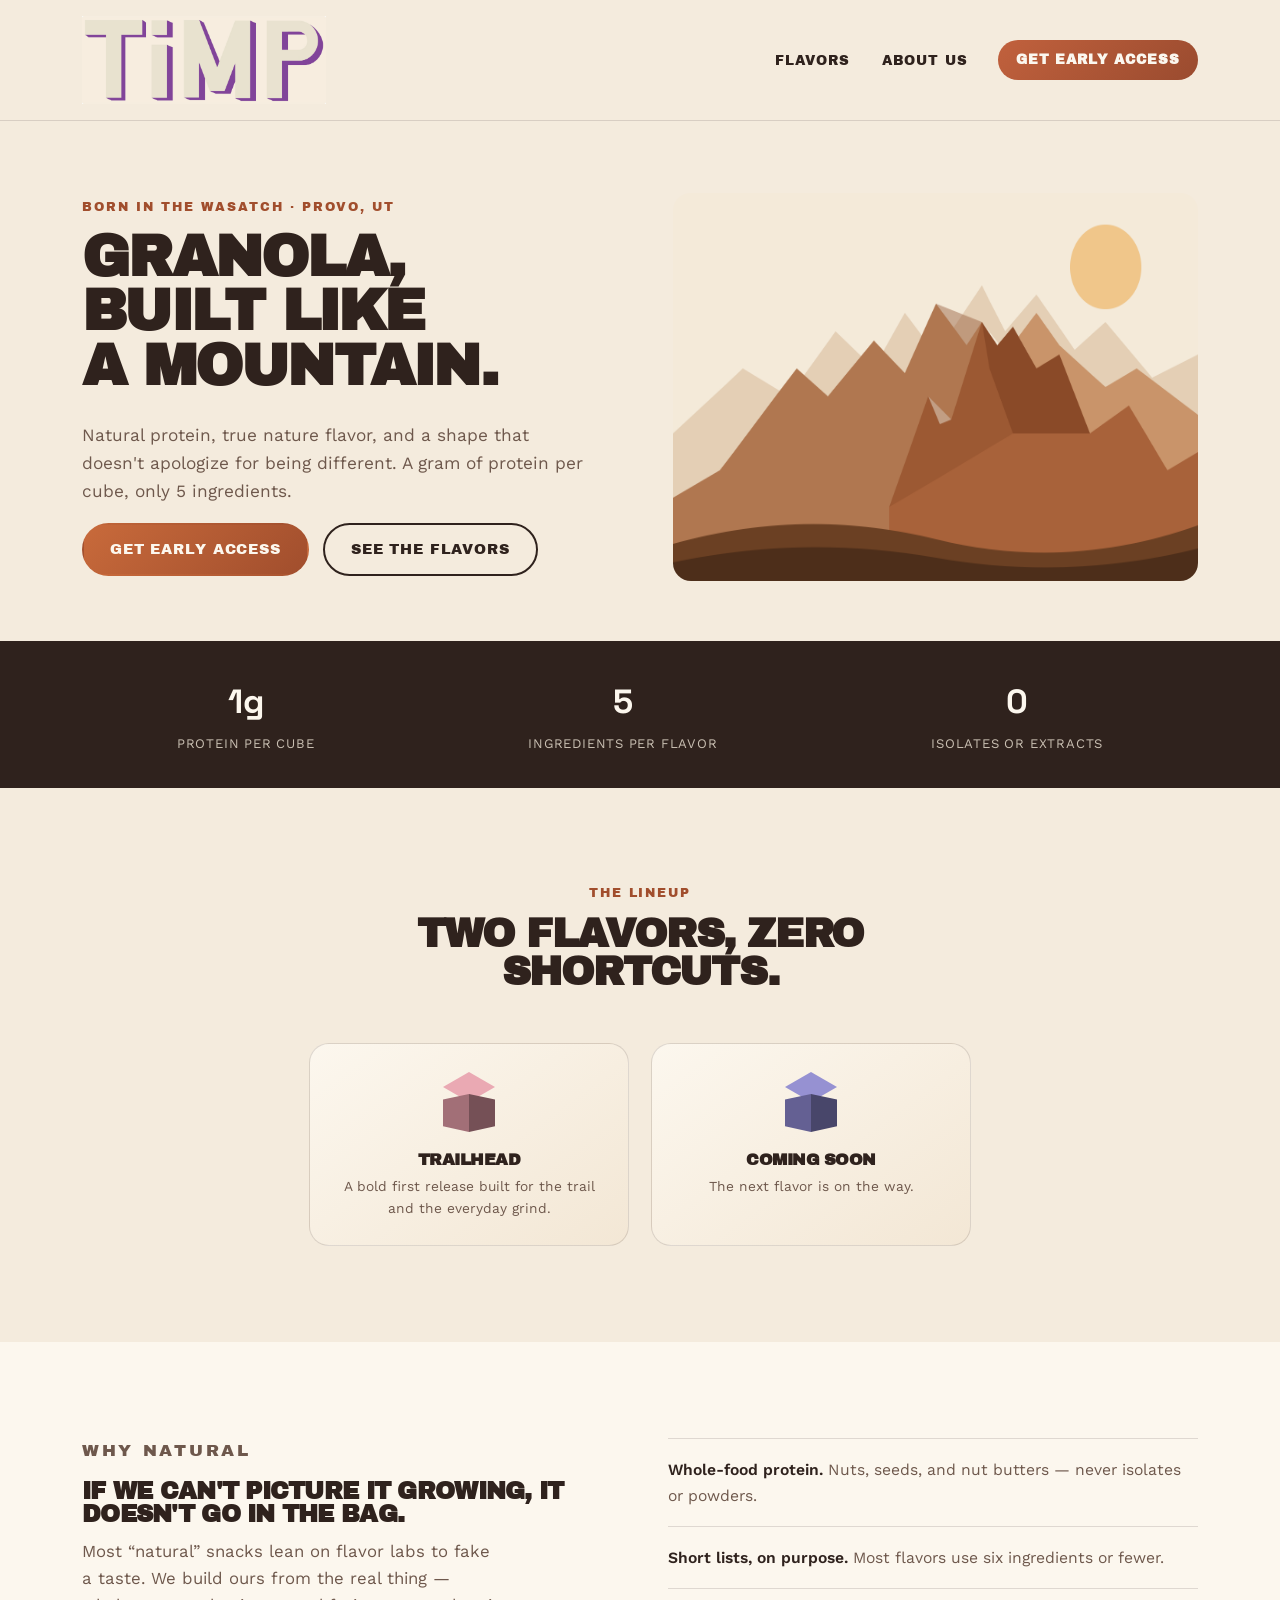
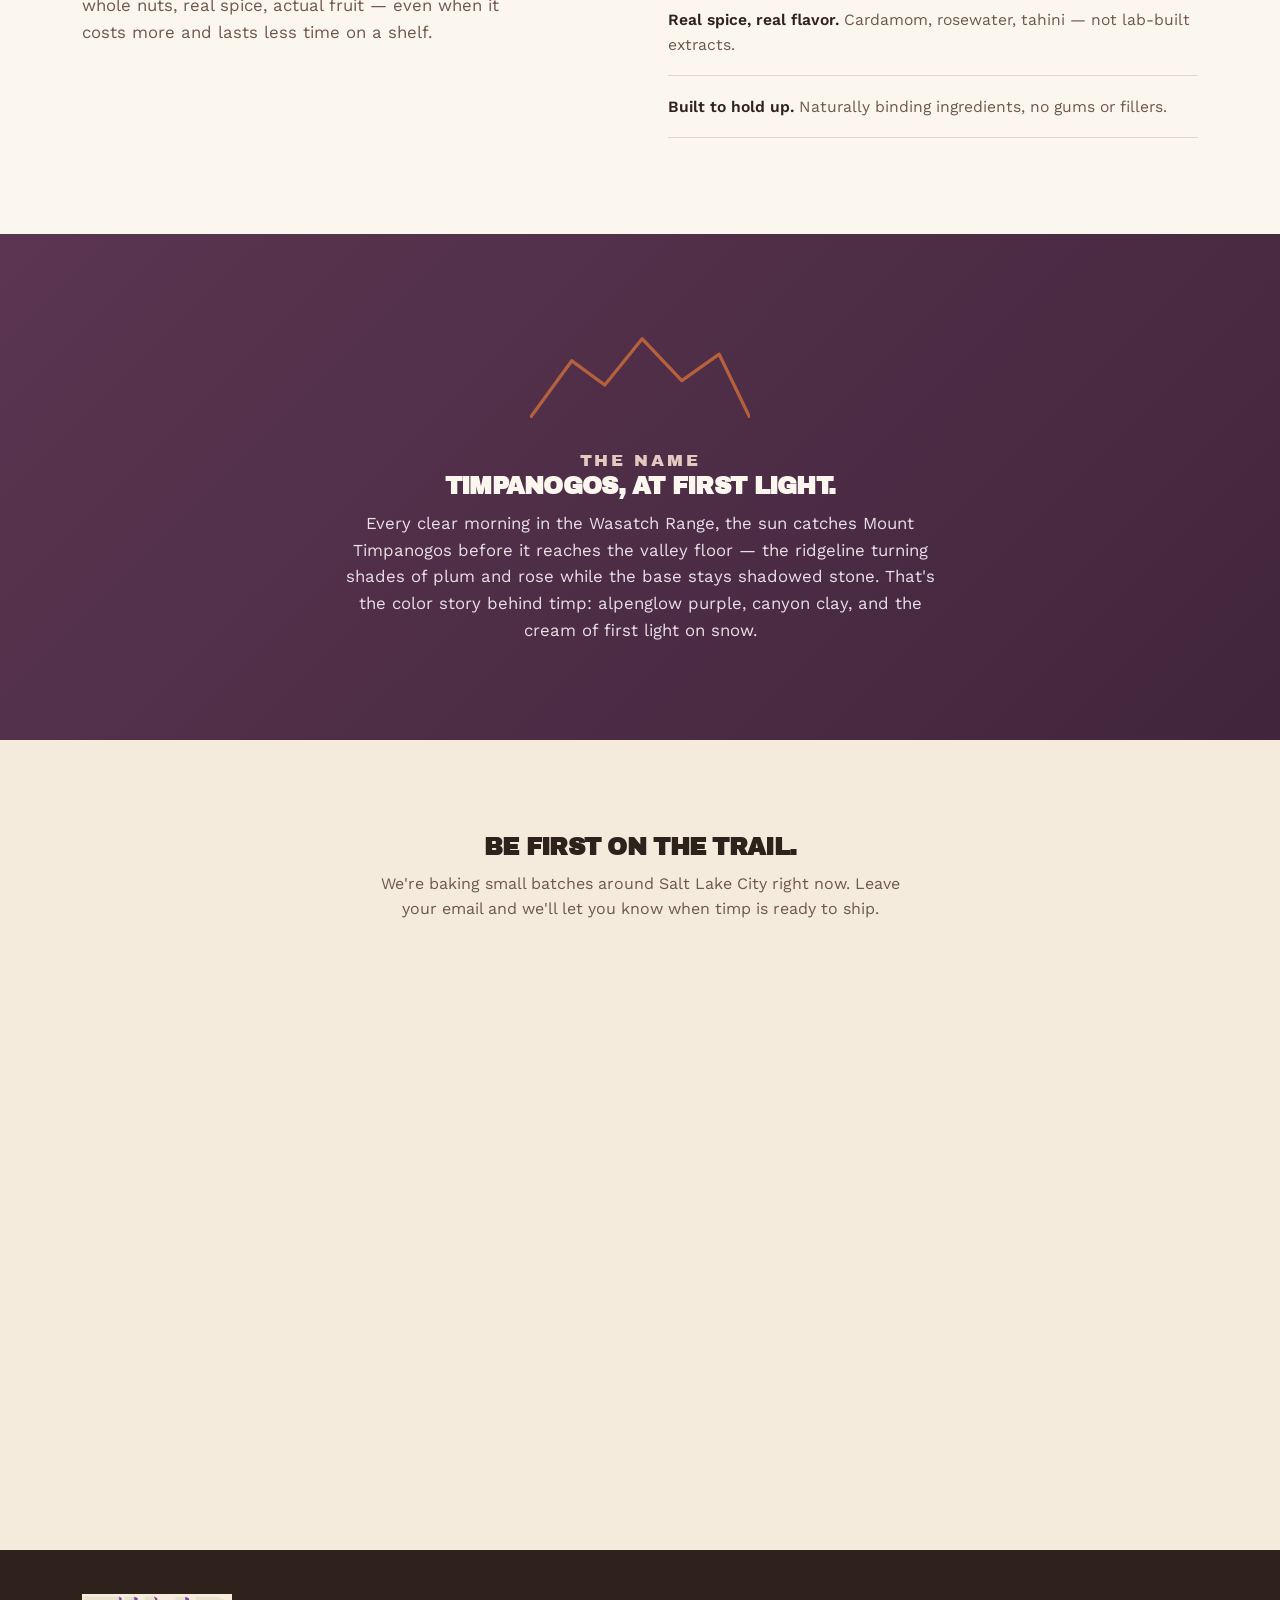
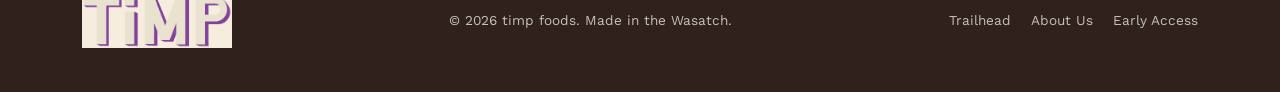
<file: index.html>
<!doctype html>
<html lang="en">
  <head>
    <meta charset="UTF-8" />
    <meta name="viewport" content="width=device-width, initial-scale=1.0" />
    <title>timp — Natural Protein Granola Cubes</title>
    <meta
      name="description"
      content="timp builds bold, whole-food protein granola cubes with simple ingredients and mountain-born flavor."
    />
    <link rel="preconnect" href="https://fonts.googleapis.com" />
    <link rel="preconnect" href="https://fonts.gstatic.com" crossorigin />
    <link
      href="https://fonts.googleapis.com/css2?family=Archivo+Black&family=Space+Grotesk:wght@500;600;700&family=Work+Sans:wght@400;500;600&display=swap"
      rel="stylesheet"
    />
    <link rel="stylesheet" href="assets/css/style.css" />
  </head>
  <body>
    <nav class="nav">
      <div class="nav-inner">
        <a href="index.html" class="logo-link" aria-label="TIMP home">
          <img
            src="./assets/images/gallery/LogoWithBack.jpg"
            alt="TIMP logo"
            class="site-logo"
          />
        </a>
        <button
          class="nav-toggle"
          id="navToggle"
          aria-label="Toggle menu"
          aria-expanded="false"
        >
          ☰
        </button>
        <ul class="nav-links" id="navLinks">
          <li>
            <button type="button" aria-label="Flavors menu">Flavors</button>
            <div class="nav-dropdown">
              <a href="trailhead.html">Trailhead</a>
              <a href="coming-soon.html">Coming Soon</a>
            </div>
          </li>
          <li><a href="about-us.html">About Us</a></li>
          <li>
            <a href="early-access.html" class="nav-cta">Get Early Access</a>
          </li>
        </ul>
      </div>
    </nav>

    <header class="hero" id="top">
      <div class="hero-inner">
        <div class="hero-copy">
          <p class="eyebrow">Born in the Wasatch · Provo, UT</p>
          <h1>Granola,<br />built like<br />a mountain.</h1>
          <p class="hero-sub">
            Natural protein, true nature flavor, and a shape that
            doesn't apologize for being different. A gram of protein per
            cube, only 5 ingredients.
          </p>
          <div class="hero-actions">
            <a href="#notify" class="btn btn-primary">Get Early Access</a>
            <a href="#flavors" class="btn btn-ghost">See the Flavors</a>
          </div>
        </div>
        <div class="hero-visual">
          <div class="hero-illustration" id="mountain-illustration-wrap">
            <img
              id="mountain-illustration"
              src="./assets/images/gallery/mount_timpanogos_illustration.png"
              alt="Illustration of Mount Timpanogos"
            />
          </div>
        </div>
      </div>
    </header>

    <section class="stats-strip">
      <div class="wrap">
        <div class="stat">
          <span class="stat-num">1g</span>
          <span class="stat-label">Protein per cube</span>
        </div>
        <div class="stat">
          <span class="stat-num">5</span>
          <span class="stat-label">Ingredients per flavor</span>
        </div>
        <div class="stat">
          <span class="stat-num">0</span>
          <span class="stat-label">Isolates or extracts</span>
        </div>
      </div>
    </section>

    <section class="flavors" id="flavors">
      <div class="wrap">
        <p class="eyebrow center reveal">The Lineup</p>
        <h2 class="section-title center reveal">
          Two flavors, zero shortcuts.
        </h2>
        <div class="flavor-grid">
          <article class="flavor-card reveal" style="--accent: #b47b84">
            <a href="trailhead.html">
              <div class="iso-cube">
                <i class="top"></i><i class="left"></i><i class="right"></i>
              </div>
              <h3>Trailhead</h3>
              <p>
                A bold first release built for the trail and the everyday grind.
              </p>
            </a>
          </article>
          <article class="flavor-card reveal" style="--accent: #6f6ba3">
            <a href="coming-soon.html">
              <div class="iso-cube">
                <i class="top"></i><i class="left"></i><i class="right"></i>
              </div>
              <h3>coming soon</h3>
              <p>The next flavor is on the way.</p>
            </a>
          </article>
        </div>
      </div>
    </section>

    <section class="philosophy" id="philosophy">
      <div class="philosophy-inner">
        <div class="philosophy-copy reveal">
          <p class="eyebrow">Why Natural</p>
          <h2>If we can't picture it growing, it doesn't go in the bag.</h2>
          <p>
            Most “natural” snacks lean on flavor labs to fake a taste. We build
            ours from the real thing — whole nuts, real spice, actual fruit —
            even when it costs more and lasts less time on a shelf.
          </p>
        </div>
        <ul class="philosophy-list reveal">
          <li>
            <strong>Whole-food protein.</strong> Nuts, seeds, and nut butters —
            never isolates or powders.
          </li>
          <li>
            <strong>Short lists, on purpose.</strong> Most flavors use six
            ingredients or fewer.
          </li>
          <li>
            <strong>Real spice, real flavor.</strong> Cardamom, rosewater,
            tahini — not lab-built extracts.
          </li>
          <li>
            <strong>Built to hold up.</strong> Naturally binding ingredients, no
            gums or fillers.
          </li>
        </ul>
      </div>
    </section>

    <section class="story" id="story">
      <div class="story-inner reveal">
        <svg class="story-peak" viewBox="0 0 200 80" aria-hidden="true">
          <polyline points="0,80 38,28 68,50 102,8 138,46 172,22 200,80" />
        </svg>
        <p class="eyebrow">The Name</p>
        <h2>Timpanogos, at first light.</h2>
        <p>
          Every clear morning in the Wasatch Range, the sun catches Mount
          Timpanogos before it reaches the valley floor — the ridgeline turning
          shades of plum and rose while the base stays shadowed stone. That's
          the color story behind timp: alpenglow purple, canyon clay, and the
          cream of first light on snow.
        </p>
      </div>
    </section>

    <section class="newsletter" id="notify">
      <div class="newsletter-inner reveal">
        <h2>Be first on the trail.</h2>
        <p>
          We're baking small batches around Salt Lake City right now. Leave your
          email and we'll let you know when timp is ready to ship.
        </p>
        <iframe
          id="early-access-iframe"
          src="https://docs.google.com/forms/d/e/1FAIpQLSfeDyH7NZkZVsuk_cM3lHuc6BqyBCorw8DBZTgqYloHPkEe4w/viewform?embedded=true"
          width="100%"
          height="420"
          frameborder="0"
          marginheight="0"
          marginwidth="0"
          title="TIMP early access signup"
          style="
            max-width: 640px;
            border: 0;
            border-radius: 18px;
            margin: 24px auto 0;
          "
          >Loading…</iframe
        >
      </div>
    </section>

    <footer class="footer">
      <div class="footer-inner">
        <a href="index.html" class="footer-brand" aria-label="TIMP home">
          <img
            src="./assets/images/gallery/LogoWithBack.jpg"
            alt="TIMP logo"
            class="footer-logo"
          />
        </a>
        <p>© 2026 timp foods. Made in the Wasatch.</p>
        <div class="footer-links">
          <a href="trailhead.html">Trailhead</a>
          <a href="about-us.html">About Us</a>
          <a href="early-access.html">Early Access</a>
        </div>
      </div>
    </footer>

    <script src="assets/js/script.js"></script>
  </body>
</html>
</file>
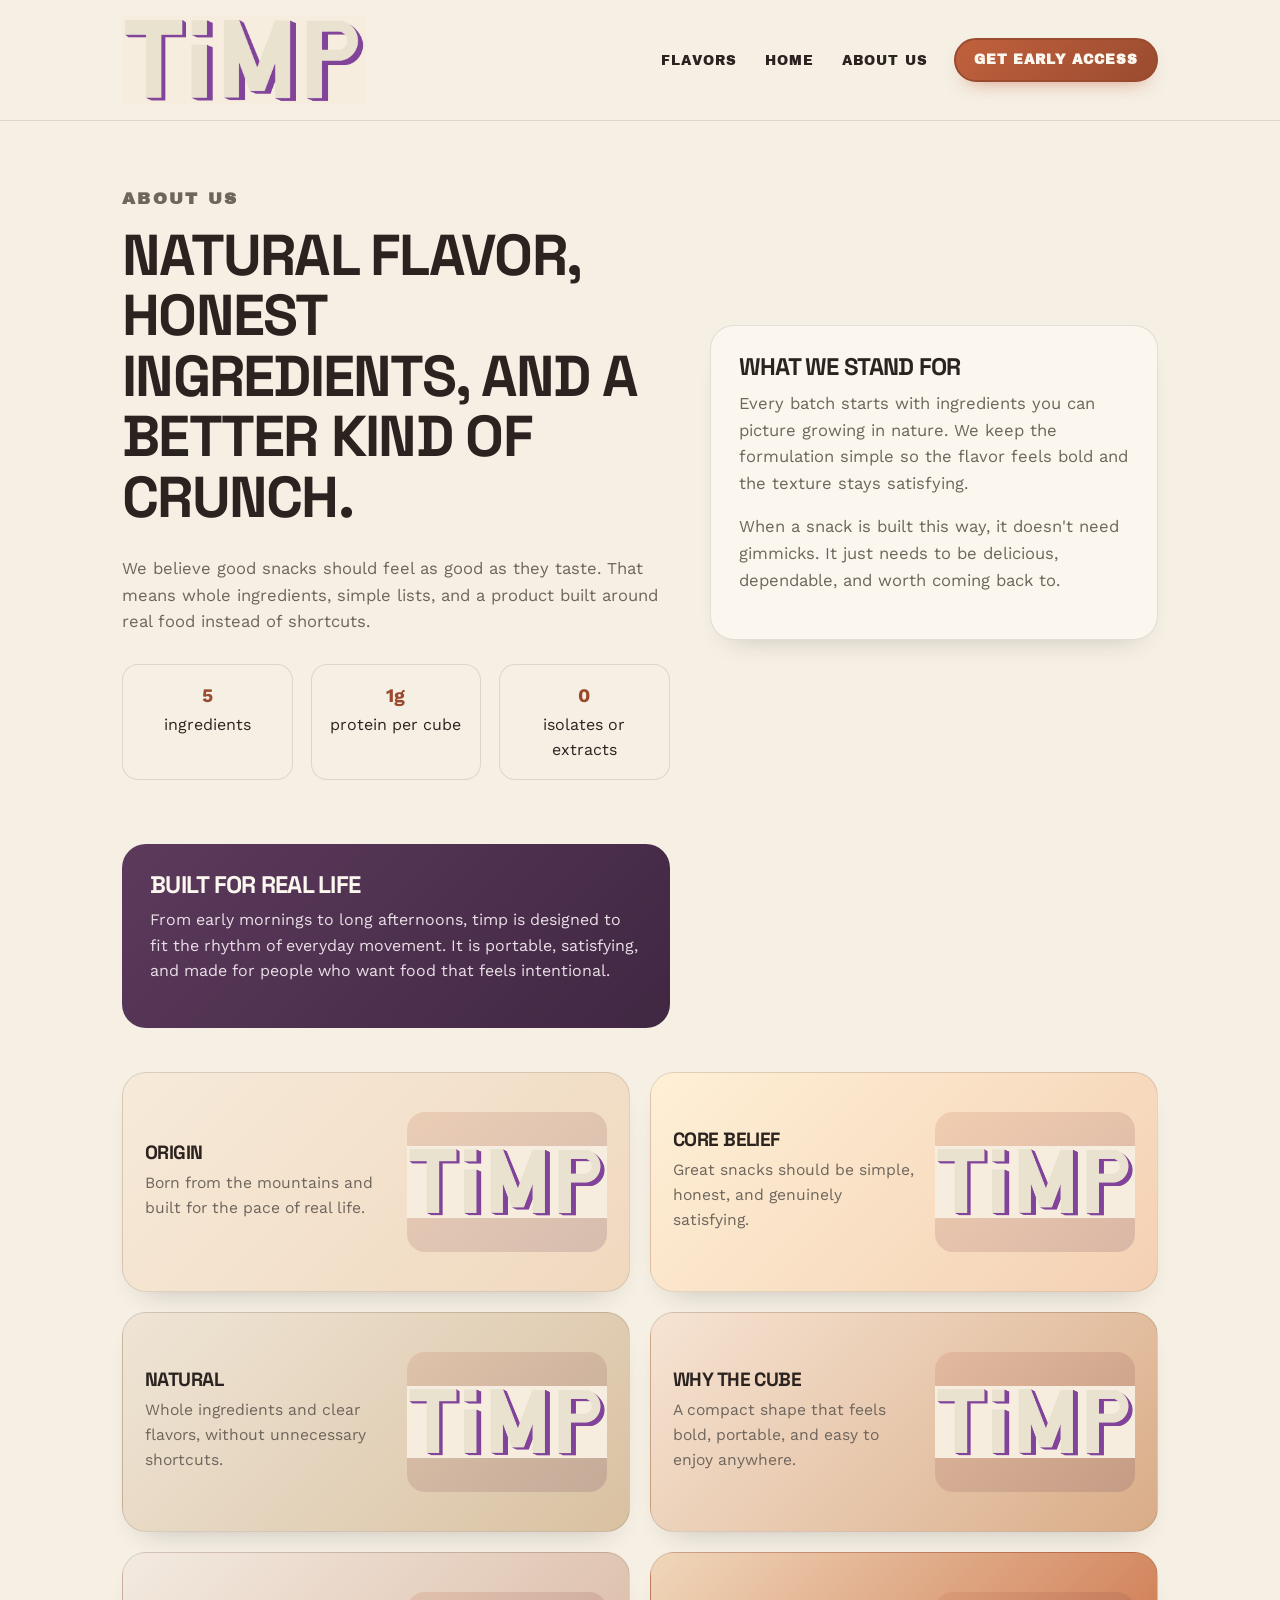
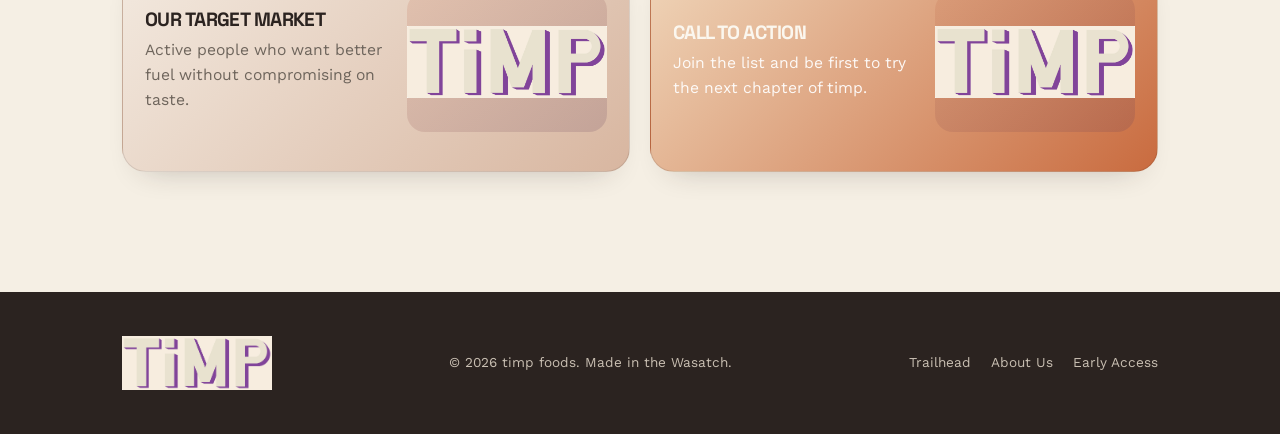
<file: about-us.html>
<!DOCTYPE html>
<html lang="en">
<head>
<meta charset="UTF-8">
<meta name="viewport" content="width=device-width, initial-scale=1.0">
<title>About Us — timp</title>
<link rel="preconnect" href="https://fonts.googleapis.com">
<link rel="preconnect" href="https://fonts.gstatic.com" crossorigin>
<link href="https://fonts.googleapis.com/css2?family=Archivo+Black&family=Space+Grotesk:wght@500;600;700&family=Work+Sans:wght@400;500;600&display=swap" rel="stylesheet">
<link rel="stylesheet" href="assets/css/style.css">
<style>
  :root{
    --cream:#F5EFE4;
    --cream-soft:#FBF7EF;
    --ink:#2B2320;
    --stone:#6E655C;
    --plum:#5C3A5C;
    --plum-deep:#402742;
    --terracotta:#C1613D;
    --terracotta-deep:#9A4B2F;
    --line:rgba(43,35,32,0.12);
    --max:1100px;
  }
  *{box-sizing:border-box;}
  body{margin:0;background:var(--cream);color:var(--ink);font-family:'Work Sans',sans-serif;line-height:1.6;}
  a{color:inherit;text-decoration:none;}
  img{max-width:100%;display:block;}
  .page-transition{position:fixed;inset:0;z-index:1000;pointer-events:none;background:linear-gradient(135deg, rgba(245,239,228,0.96), rgba(251,247,239,0.98));opacity:0;transition:opacity 0.45s cubic-bezier(0.22, 1, 0.36, 1);}
  .page-transition.is-active{opacity:1;pointer-events:auto;}
  .nav{position:sticky;top:0;z-index:50;background:rgba(245,239,228,0.92);backdrop-filter:blur(6px);border-bottom:1px solid var(--line);}
  .nav-inner{max-width:var(--max);margin:0 auto;padding:16px 32px;display:flex;align-items:center;justify-content:space-between;}
  .site-logo{height:88px;width:auto;display:block;background:transparent;object-fit:contain;}
  .nav-toggle{display:none;background:none;border:none;font-size:1.4rem;cursor:pointer;color:var(--ink);}
  .nav-links{display:flex;gap:24px;align-items:center;}
  .nav-links > li{position:relative;list-style:none;}
  .nav-links a,
  .nav-links button{font-family:'Archivo Black',sans-serif;font-size:0.84rem;font-weight:400;letter-spacing:0.08em;text-transform:uppercase;color:var(--ink);padding:6px 2px;border-bottom:2px solid transparent;background:none;border:none;cursor:pointer;transition:border-color 0.2s ease;}
  .nav-links a:hover,
  .nav-links > li:hover > button{border-color:var(--terracotta);}
  .nav-dropdown{position:absolute;top:calc(100% + 10px);left:50%;transform:translateX(-50%);background:var(--cream-soft);border:1px solid var(--line);border-radius:14px;padding:10px 12px;display:flex;flex-direction:column;gap:8px;min-width:180px;box-shadow:0 14px 30px -18px rgba(65,37,61,0.16);opacity:0;visibility:hidden;transition:opacity 0.2s ease, visibility 0.2s ease;}
  .nav-links > li:hover .nav-dropdown,
  .nav-links > li:focus-within .nav-dropdown{opacity:1;visibility:visible;}
  .nav-dropdown a{display:block;padding:6px 8px;border-radius:8px;font-size:0.76rem;letter-spacing:0.06em;white-space:nowrap;}
  .nav-dropdown a:hover{background:rgba(200,106,59,0.12);border-color:transparent;}
  .nav-cta{background:linear-gradient(135deg, var(--terracotta) 0%, var(--terracotta-deep) 100%);color:var(--cream-soft) !important;padding:10px 18px;border-radius:999px;border:2px solid var(--terracotta-deep) !important;font-weight:700;display:inline-flex;align-items:center;justify-content:center;box-shadow:0 10px 20px -12px rgba(193,97,61,0.7);} 
  .nav-cta:hover{background:var(--terracotta-deep) !important;color:var(--cream-soft) !important;}
  .hero{padding:64px 0 40px;}
  .hero-inner{max-width:var(--max);margin:0 auto;padding:0 32px;display:grid;grid-template-columns:1.1fr 0.9fr;gap:40px;align-items:center;}
  .eyebrow{font-size:0.78rem;letter-spacing:0.14em;text-transform:uppercase;color:var(--terracotta-deep);font-weight:700;margin:0 0 0.8em;}
  h1,h2{font-family:'Space Grotesk',sans-serif;line-height:1.05;margin:0 0 0.5em;}
  h1{font-size:clamp(2.2rem,4vw,3.2rem);}
  .hero p{font-size:1.04rem;color:var(--stone);max-width:56ch;}
  .card{background:var(--cream-soft);border:1px solid var(--line);border-radius:24px;padding:28px;box-shadow:0 16px 30px -22px rgba(43,35,32,0.3);}
  .stats{display:grid;grid-template-columns:repeat(3,1fr);gap:18px;margin-top:28px;}
  .stat{padding:16px;border-radius:16px;background:var(--cream);border:1px solid var(--line);text-align:center;}
  .stat strong{display:block;font-size:1.2rem;color:var(--terracotta-deep);} 
  .panel{background:linear-gradient(135deg, var(--plum) 0%, var(--plum-deep) 100%);color:var(--cream-soft);border-radius:24px;padding:28px;margin-top:24px;}
  .panel h2{font-size:1.5rem;margin-bottom:10px;}
  .panel p{color:#E9DFE6;}
  .outline{max-width:var(--max);margin:0 auto;padding:0 32px 56px;}
  .outline-grid{display:grid;grid-template-columns:repeat(2, minmax(0, 1fr));gap:20px;margin-top:20px;}
  .outline-card{display:grid;grid-template-columns:1.1fr 0.9fr;align-items:center;gap:18px;border:1px solid var(--line);border-radius:24px;padding:22px;box-shadow:0 16px 32px -22px rgba(43,35,32,0.32);min-height:220px;transition:transform 0.25s ease, box-shadow 0.25s ease;}
  .outline-card:hover{transform:translateY(-4px);box-shadow:0 20px 36px -24px rgba(43,35,32,0.38);} 
  .outline-card h3{font-family:'Space Grotesk',sans-serif;font-size:1.2rem;margin:0 0 8px;}
  .outline-card p{margin:0;color:var(--stone);font-size:0.98rem;}
  .outline-card .thumb{border-radius:18px;min-height:140px;background:linear-gradient(145deg, rgba(193,97,61,0.16), rgba(92,58,92,0.18));display:flex;align-items:center;justify-content:center;overflow:hidden;}
  .outline-card .thumb img{width:100%;height:100%;object-fit:cover;}
  .outline-card.origin{background:linear-gradient(135deg, #f6ead9 0%, #f0d8be 100%);} 
  .outline-card.belief{background:linear-gradient(135deg, #fef0d6 0%, #f4d0b3 100%);} 
  .outline-card.natural{background:linear-gradient(135deg, #efe5d6 0%, #d9c1a1 100%);} 
  .outline-card.cube{background:linear-gradient(135deg, #f6e4d3 0%, #d9ac87 100%);} 
  .outline-card.market{background:linear-gradient(135deg, #f3eae0 0%, #d8b6a0 100%);} 
  .outline-card.cta{background:linear-gradient(135deg, #f0d7bb 0%, #c96b3f 100%);color:var(--cream-soft);} 
  .outline-card.cta p{color:rgba(255,255,255,0.92);} 
  .reveal{opacity:0;transform:translateY(24px);transition:opacity 0.7s ease, transform 0.7s ease;}
  .reveal.is-visible{opacity:1;transform:none;}
  @media (prefers-reduced-motion: reduce){
    .reveal{opacity:1;transform:none;transition:none;}
  }
  @media (max-width:760px){
    .nav-inner{padding:14px 20px;flex-wrap:wrap;gap:12px;}
    .nav-toggle{display:block;}
    .nav-links{
      display:none;flex-direction:column;align-items:flex-start;
      width:100%;padding:14px 0 4px;gap:12px;
    }
    .nav-links.open{display:flex;}
    .nav-links > li{width:100%;}
    .nav-links a,
    .nav-links button{display:block;width:100%;padding:8px 0;}
    .nav-dropdown{position:static;transform:none;opacity:1;visibility:visible;display:none;box-shadow:none;border:none;background:transparent;padding:6px 0 0 10px;min-width:0;}
    .nav-links > li:hover .nav-dropdown,
    .nav-links > li:focus-within .nav-dropdown{display:flex;}
    .hero-inner{grid-template-columns:1fr;padding:0 20px;gap:24px;}
    .stats{grid-template-columns:1fr;}
    .site-logo{height:96px;}
    .outline{padding:0 20px 40px;}
    .outline-grid{grid-template-columns:1fr;gap:16px;}
    .outline-card{grid-template-columns:1fr;min-height:auto;}
    .outline-card .thumb{min-height:120px;}
  }
</style>
</head>
<body>
<nav class="nav">
  <div class="nav-inner">
    <a href="index.html" class="logo-link" aria-label="TIMP home"><img src="./assets/images/gallery/LogoWithBack.jpg" alt="TIMP logo" class="site-logo"></a>
    <button class="nav-toggle" id="navToggle" aria-label="Toggle menu" aria-expanded="false">☰</button>
    <ul class="nav-links" id="navLinks">
      <li>
        <button type="button" aria-label="Flavors menu">Flavors</button>
        <div class="nav-dropdown">
          <a href="trailhead.html">Trailhead</a>
          <a href="coming-soon.html">Coming Soon</a>
        </div>
      </li>
      <li><a href="index.html">Home</a></li>
      <li><a href="about-us.html">About Us</a></li>
      <li><a href="early-access.html" class="nav-cta">Get Early Access</a></li>
    </ul>
  </div>
</nav>

<header class="hero">
  <div class="hero-inner">
    <div>
      <p class="eyebrow">About Us</p>
      <h1>Natural flavor, honest ingredients, and a better kind of crunch.</h1>
      <p>We believe good snacks should feel as good as they taste. That means whole ingredients, simple lists, and a product built around real food instead of shortcuts.</p>
      <div class="stats">
        <div class="stat"><strong>5</strong> ingredients</div>
        <div class="stat"><strong>1g</strong> protein per cube</div>
        <div class="stat"><strong>0</strong> isolates or extracts</div>
      </div>
    </div>
    <div class="card">
      <h2>What we stand for</h2>
      <p>Every batch starts with ingredients you can picture growing in nature. We keep the formulation simple so the flavor feels bold and the texture stays satisfying.</p>
      <p>When a snack is built this way, it doesn't need gimmicks. It just needs to be delicious, dependable, and worth coming back to.</p>
    </div>
  </div>
</header>

<div class="hero-inner" style="padding-bottom:24px;">
  <div class="panel">
    <h2>Built for real life</h2>
    <p>From early mornings to long afternoons, timp is designed to fit the rhythm of everyday movement. It is portable, satisfying, and made for people who want food that feels intentional.</p>
  </div>
</div>

<section class="outline" aria-label="About Us outline">
  <div class="outline-grid">
    <article class="outline-card origin reveal">
      <div>
        <h3>Origin</h3>
        <p>Born from the mountains and built for the pace of real life.</p>
      </div>
      <div class="thumb"><img src="assets/images/gallery/LogoWithBack.jpg" alt="TIMP logo"></div>
    </article>
    <article class="outline-card belief reveal">
      <div>
        <h3>Core Belief</h3>
        <p>Great snacks should be simple, honest, and genuinely satisfying.</p>
      </div>
      <div class="thumb"><img src="assets/images/gallery/LogoWithBack.jpg" alt="TIMP product mood"></div>
    </article>
    <article class="outline-card natural reveal">
      <div>
        <h3>Natural</h3>
        <p>Whole ingredients and clear flavors, without unnecessary shortcuts.</p>
      </div>
      <div class="thumb"><img src="assets/images/gallery/LogoWithBack.jpg" alt="Natural ingredients"></div>
    </article>
    <article class="outline-card cube reveal">
      <div>
        <h3>Why the Cube</h3>
        <p>A compact shape that feels bold, portable, and easy to enjoy anywhere.</p>
      </div>
      <div class="thumb"><img src="assets/images/gallery/LogoWithBack.jpg" alt="Cube design"></div>
    </article>
    <article class="outline-card market reveal">
      <div>
        <h3>Our Target Market</h3>
        <p>Active people who want better fuel without compromising on taste.</p>
      </div>
      <div class="thumb"><img src="assets/images/gallery/LogoWithBack.jpg" alt="Target market"></div>
    </article>
    <article class="outline-card cta reveal">
      <div>
        <h3>Call to Action</h3>
        <p>Join the list and be first to try the next chapter of timp.</p>
      </div>
      <div class="thumb"><img src="assets/images/gallery/LogoWithBack.jpg" alt="Join the movement"></div>
    </article>
  </div>
</section>
<script src="assets/js/script.js"></script>
<footer class="footer">
  <div class="footer-inner">
    <a href="index.html" class="footer-brand" aria-label="TIMP home">
      <img src="./assets/images/gallery/LogoWithBack.jpg" alt="TIMP logo" class="footer-logo">
    </a>
    <p>© 2026 timp foods. Made in the Wasatch.</p>
    <div class="footer-links">
      <a href="trailhead.html">Trailhead</a>
      <a href="about-us.html">About Us</a>
      <a href="early-access.html">Early Access</a>
    </div>
  </div>
</footer>
</body>
</html>
</file>
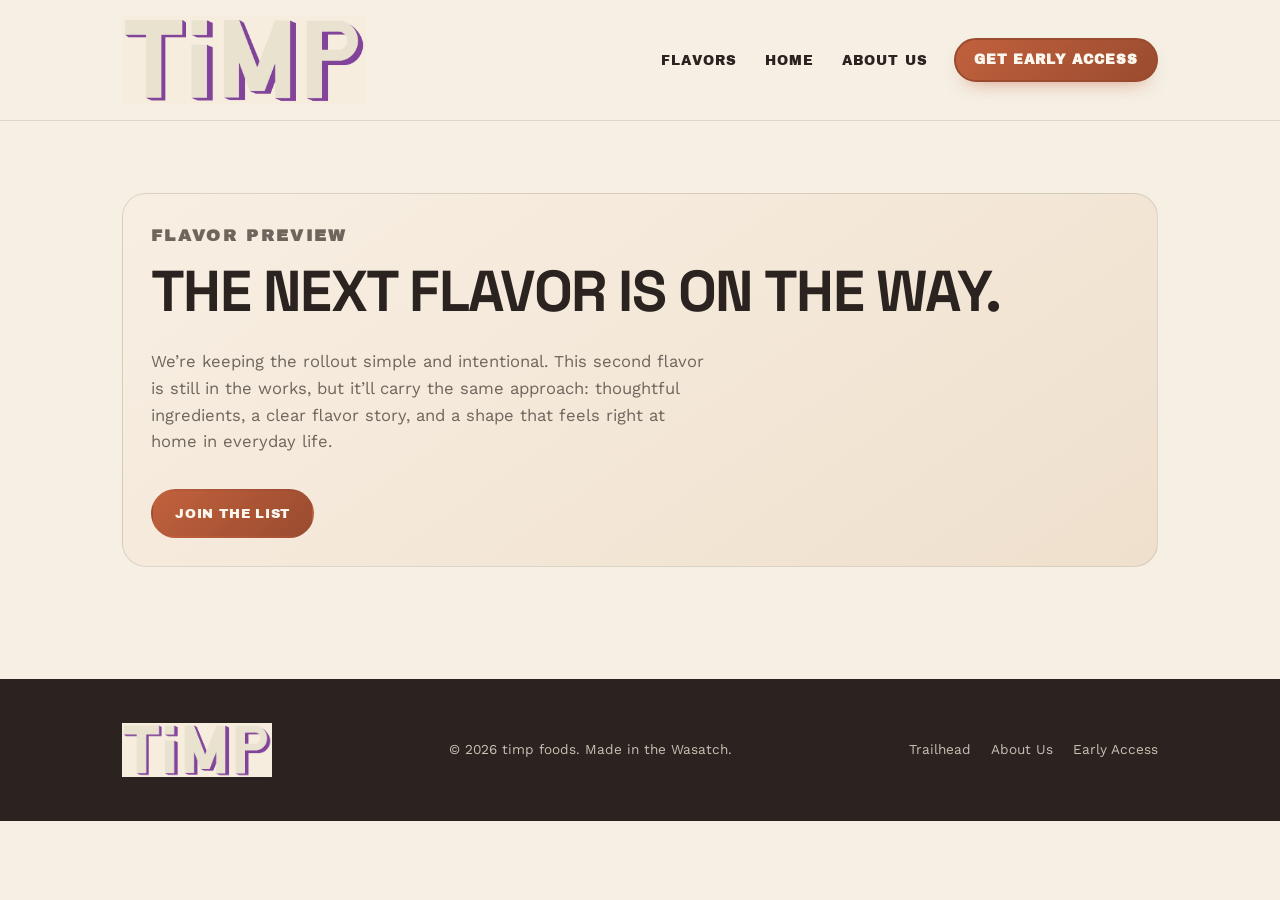
<file: coming-soon.html>
<!DOCTYPE html>
<html lang="en">
<head>
<meta charset="UTF-8">
<meta name="viewport" content="width=device-width, initial-scale=1.0">
<title>Coming Soon — timp</title>
<link rel="preconnect" href="https://fonts.googleapis.com">
<link rel="preconnect" href="https://fonts.gstatic.com" crossorigin>
<link href="https://fonts.googleapis.com/css2?family=Archivo+Black&family=Space+Grotesk:wght@500;600;700&family=Work+Sans:wght@400;500;600&display=swap" rel="stylesheet">
<link rel="stylesheet" href="assets/css/style.css">
<style>
  :root{
    --cream:#F5EFE4;
    --cream-soft:#FBF7EF;
    --ink:#2B2320;
    --stone:#6E655C;
    --plum:#5C3A5C;
    --plum-deep:#402742;
    --terracotta:#C1613D;
    --terracotta-deep:#9A4B2F;
    --line:rgba(43,35,32,0.12);
    --max:1100px;
  }
  *{box-sizing:border-box;}
  body{margin:0;background:var(--cream);color:var(--ink);font-family:'Work Sans',sans-serif;line-height:1.6;}
  a{color:inherit;text-decoration:none;}
  img{max-width:100%;display:block;}
  .page-transition{position:fixed;inset:0;z-index:1000;pointer-events:none;background:linear-gradient(135deg, rgba(245,239,228,0.96), rgba(251,247,239,0.98));opacity:0;transition:opacity 0.45s cubic-bezier(0.22, 1, 0.36, 1);}
  .page-transition.is-active{opacity:1;pointer-events:auto;}
  .nav{position:sticky;top:0;z-index:50;background:rgba(245,239,228,0.92);backdrop-filter:blur(6px);border-bottom:1px solid var(--line);}
  .nav-inner{max-width:var(--max);margin:0 auto;padding:16px 32px;display:flex;align-items:center;justify-content:space-between;}
  .site-logo{height:88px;width:auto;display:block;background:transparent;object-fit:contain;}
  .nav-toggle{display:none;background:none;border:none;font-size:1.4rem;cursor:pointer;color:var(--ink);}
  .nav-links{display:flex;gap:24px;align-items:center;}
  .nav-links > li{position:relative;list-style:none;}
  .nav-links a,.nav-links button{font-family:'Archivo Black',sans-serif;font-size:0.84rem;font-weight:400;letter-spacing:0.08em;text-transform:uppercase;color:var(--ink);padding:6px 2px;border-bottom:2px solid transparent;background:none;border:none;cursor:pointer;transition:border-color 0.2s ease;}
  .nav-links a:hover,.nav-links > li:hover > button{border-color:var(--terracotta);} 
  .nav-dropdown{position:absolute;top:calc(100% + 10px);left:50%;transform:translateX(-50%);background:var(--cream-soft);border:1px solid var(--line);border-radius:14px;padding:10px 12px;display:flex;flex-direction:column;gap:8px;min-width:180px;box-shadow:0 14px 30px -18px rgba(65,37,61,0.16);opacity:0;visibility:hidden;transition:opacity 0.2s ease, visibility 0.2s ease;}
  .nav-links > li:hover .nav-dropdown,.nav-links > li:focus-within .nav-dropdown{opacity:1;visibility:visible;}
  .nav-dropdown a{display:block;padding:6px 8px;border-radius:8px;font-size:0.76rem;letter-spacing:0.06em;white-space:nowrap;}
  .nav-dropdown a:hover{background:rgba(200,106,59,0.12);border-color:transparent;}
  .nav-cta{background:linear-gradient(135deg, var(--terracotta) 0%, var(--terracotta-deep) 100%);color:var(--cream-soft) !important;padding:10px 18px;border-radius:999px;border:2px solid var(--terracotta-deep) !important;font-weight:700;display:inline-flex;align-items:center;justify-content:center;box-shadow:0 10px 20px -12px rgba(193,97,61,0.7);} 
    .nav-cta:hover{background:var(--terracotta-deep) !important;color:var(--cream-soft) !important;}
  .hero{padding:72px 0 48px;}
  .hero-inner{max-width:var(--max);margin:0 auto;padding:0 32px;display:grid;grid-template-columns:1fr;gap:24px;}
  .eyebrow{font-size:0.78rem;letter-spacing:0.14em;text-transform:uppercase;color:var(--terracotta-deep);font-weight:700;margin:0 0 0.8em;}
  h1,h2{font-family:'Space Grotesk',sans-serif;line-height:1.02;margin:0 0 0.5em;}
  h1{font-size:clamp(2.2rem,4vw,3rem);} 
  .hero p{font-size:1.04rem;color:var(--stone);max-width:56ch;}
  .panel{background:linear-gradient(145deg, #f8efe3, #efe0cd);border:1px solid var(--line);border-radius:24px;padding:28px;}
  .btn{display:inline-block;padding:12px 22px;border-radius:999px;font-family:'Archivo Black',sans-serif;font-size:0.82rem;letter-spacing:0.06em;text-transform:uppercase;border:2px solid transparent;transition:transform 0.2s ease;margin-top:16px;}
  .btn:hover{transform:translateY(-2px);} 
  .btn-primary{background:linear-gradient(135deg, var(--terracotta) 0%, var(--terracotta-deep) 100%);color:var(--cream-soft);} 
  @media (max-width:760px){
    .nav-inner{padding:14px 20px;flex-wrap:wrap;gap:12px;}
    .nav-toggle{display:block;}
    .nav-links{display:none;flex-direction:column;align-items:flex-start;width:100%;padding:8px 0 0;gap:12px;}
    .nav-links.open{display:flex;}
    .nav-links > li{width:100%;}
    .nav-links a,.nav-links button{display:block;width:100%;padding:8px 0;}
    .nav-dropdown{position:static;transform:none;opacity:1;visibility:visible;display:none;box-shadow:none;border:none;background:transparent;padding:6px 0 0 10px;min-width:0;}
    .nav-links > li:hover .nav-dropdown,.nav-links > li:focus-within .nav-dropdown{display:flex;}
    .hero-inner{padding:0 20px;}
    .site-logo{height:96px;}
  }
</style>
</head>
<body>
<nav class="nav">
  <div class="nav-inner">
    <a href="index.html" class="logo-link" aria-label="TIMP home"><img src="./assets/images/gallery/LogoWithBack.jpg" alt="TIMP logo" class="site-logo"></a>
    <button class="nav-toggle" id="navToggle" aria-label="Toggle menu" aria-expanded="false">☰</button>
    <ul class="nav-links" id="navLinks">
      <li>
        <button type="button" aria-label="Flavors menu">Flavors</button>
        <div class="nav-dropdown">
          <a href="trailhead.html">Trailhead</a>
          <a href="coming-soon.html">Coming Soon</a>
        </div>
      </li>
      <li><a href="index.html">Home</a></li>
      <li><a href="about-us.html">About Us</a></li>
      <li><a href="early-access.html" class="nav-cta">Get Early Access</a></li>
    </ul>
  </div>
</nav>

<header class="hero">
  <div class="hero-inner">
    <div class="panel">
      <p class="eyebrow">Flavor preview</p>
      <h1>The next flavor is on the way.</h1>
      <p>We’re keeping the rollout simple and intentional. This second flavor is still in the works, but it’ll carry the same approach: thoughtful ingredients, a clear flavor story, and a shape that feels right at home in everyday life.</p>
      <a href="early-access.html" class="btn btn-primary">Join the list</a>
    </div>
  </div>
</header>
<script src="assets/js/script.js"></script>
<footer class="footer">
  <div class="footer-inner">
    <a href="index.html" class="footer-brand" aria-label="TIMP home">
      <img src="./assets/images/gallery/LogoWithBack.jpg" alt="TIMP logo" class="footer-logo">
    </a>
    <p>© 2026 timp foods. Made in the Wasatch.</p>
    <div class="footer-links">
      <a href="trailhead.html">Trailhead</a>
      <a href="about-us.html">About Us</a>
      <a href="early-access.html">Early Access</a>
    </div>
  </div>
</footer>
</body>
</html>
</file>
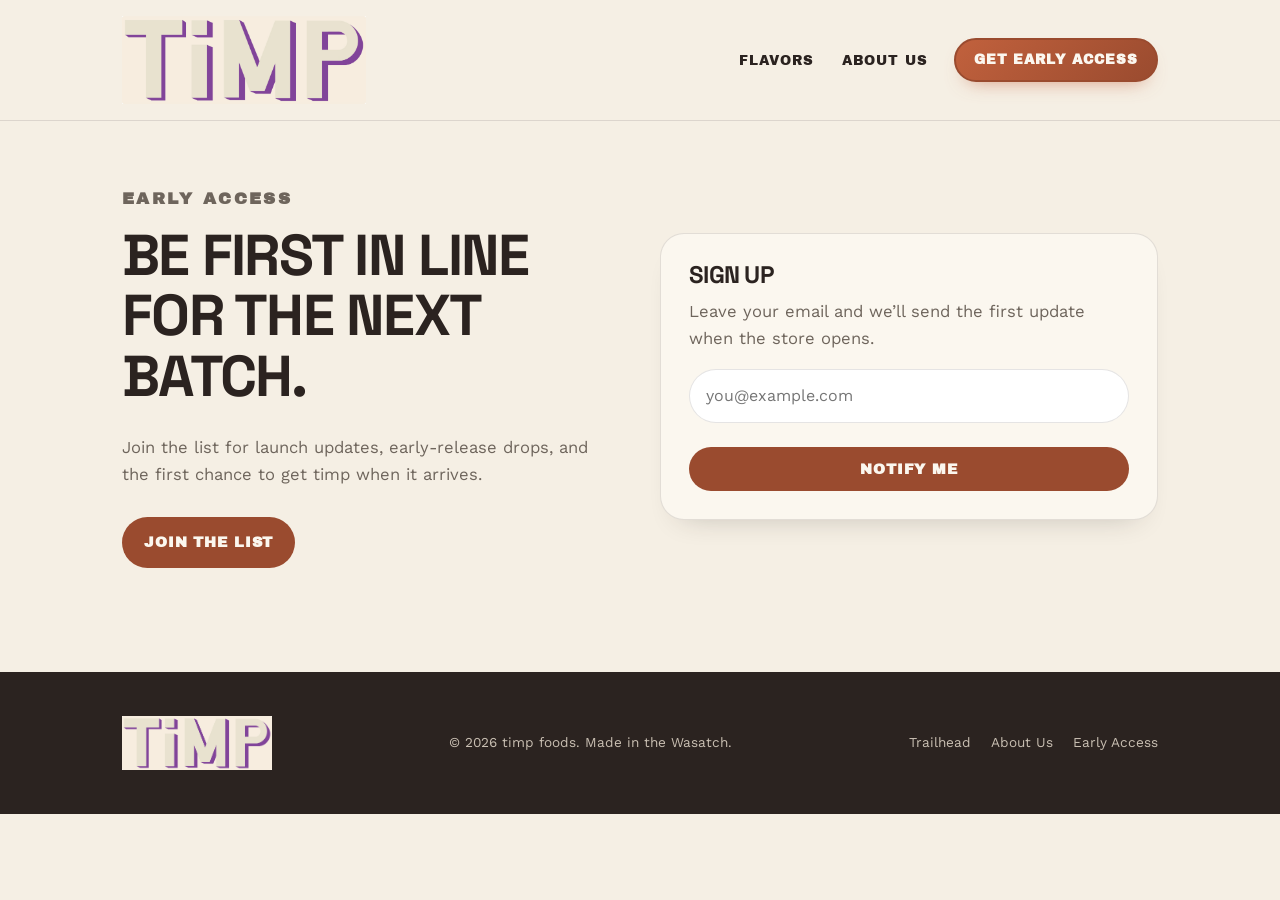
<file: early-access.html>
<!DOCTYPE html>
<html lang="en">
<head>
<meta charset="UTF-8">
<meta name="viewport" content="width=device-width, initial-scale=1.0">
<title>Early Access — timp</title>
<link rel="preconnect" href="https://fonts.googleapis.com">
<link rel="preconnect" href="https://fonts.gstatic.com" crossorigin>
<link href="https://fonts.googleapis.com/css2?family=Archivo+Black&family=Space+Grotesk:wght@500;600;700&family=Work+Sans:wght@400;500;600&display=swap" rel="stylesheet">
<link rel="stylesheet" href="assets/css/style.css">
<style>
  :root{
    --cream:#F5EFE4;
    --cream-soft:#FBF7EF;
    --ink:#2B2320;
    --stone:#6E655C;
    --plum:#5C3A5C;
    --plum-deep:#402742;
    --terracotta:#C1613D;
    --terracotta-deep:#9A4B2F;
    --line:rgba(43,35,32,0.12);
    --max:1100px;
  }
  *{box-sizing:border-box;}
  body{margin:0;background:var(--cream);color:var(--ink);font-family:'Work Sans',sans-serif;line-height:1.6;}
  a{color:inherit;text-decoration:none;}
  img{max-width:100%;display:block;}
  .page-transition{position:fixed;inset:0;z-index:1000;pointer-events:none;background:linear-gradient(135deg, rgba(245,239,228,0.96), rgba(251,247,239,0.98));opacity:0;transition:opacity 0.45s cubic-bezier(0.22, 1, 0.36, 1);}
  .page-transition.is-active{opacity:1;pointer-events:auto;}
  .nav{position:sticky;top:0;z-index:50;background:rgba(245,239,228,0.92);backdrop-filter:blur(6px);border-bottom:1px solid var(--line);}
  .nav-inner{max-width:var(--max);margin:0 auto;padding:16px 32px;display:flex;align-items:center;justify-content:space-between;}
  .site-logo{height:88px;width:auto;display:block;background:transparent;object-fit:contain;}
  .nav-links{display:flex;gap:24px;align-items:center;}
  .nav-links > li{position:relative;list-style:none;}
  .nav-links a,
  .nav-links button{font-family:'Archivo Black',sans-serif;font-size:0.84rem;font-weight:400;letter-spacing:0.08em;text-transform:uppercase;color:var(--ink);padding:6px 2px;border-bottom:2px solid transparent;background:none;border:none;cursor:pointer;transition:border-color 0.2s ease;}
  .nav-links a:hover,
  .nav-links > li:hover > button{border-color:var(--terracotta);}
  .nav-dropdown{position:absolute;top:calc(100% + 10px);left:50%;transform:translateX(-50%);background:var(--cream-soft);border:1px solid var(--line);border-radius:14px;padding:10px 12px;display:flex;flex-direction:column;gap:8px;min-width:180px;box-shadow:0 14px 30px -18px rgba(65,37,61,0.16);opacity:0;visibility:hidden;transition:opacity 0.2s ease, visibility 0.2s ease;}
  .nav-links > li:hover .nav-dropdown,
  .nav-links > li:focus-within .nav-dropdown{opacity:1;visibility:visible;}
  .nav-dropdown a{display:block;padding:6px 8px;border-radius:8px;font-size:0.76rem;letter-spacing:0.06em;white-space:nowrap;}
  .nav-dropdown a:hover{background:rgba(200,106,59,0.12);border-color:transparent;}
  .nav-cta{background:linear-gradient(135deg, var(--terracotta) 0%, var(--terracotta-deep) 100%);color:var(--cream-soft) !important;padding:10px 18px;border-radius:999px;border:2px solid var(--terracotta-deep) !important;font-weight:700;display:inline-flex;align-items:center;justify-content:center;box-shadow:0 10px 20px -12px rgba(193,97,61,0.7);} 
    .nav-cta:hover{background:var(--terracotta-deep) !important;color:var(--cream-soft) !important;}
  .hero{padding:64px 0 40px;}
  .hero-inner{max-width:var(--max);margin:0 auto;padding:0 32px;display:grid;grid-template-columns:1fr 1fr;gap:40px;align-items:center;}
  .eyebrow{font-size:0.78rem;letter-spacing:0.14em;text-transform:uppercase;color:var(--terracotta-deep);font-weight:700;margin:0 0 0.8em;}
  h1,h2{font-family:'Space Grotesk',sans-serif;line-height:1.05;margin:0 0 0.5em;}
  h1{font-size:clamp(2.2rem,4vw,3.2rem);} 
  .hero p{font-size:1.04rem;color:var(--stone);max-width:56ch;}
  .card{background:var(--cream-soft);border:1px solid var(--line);border-radius:24px;padding:28px;box-shadow:0 16px 30px -22px rgba(43,35,32,0.3);}
  .btn{display:inline-block;padding:12px 20px;border-radius:999px;background:var(--terracotta-deep);color:var(--cream-soft);font-weight:700;margin-top:12px;}
  form{display:flex;flex-direction:column;gap:12px;margin-top:16px;}
  input{padding:13px 16px;border:1px solid var(--line);border-radius:999px;font:inherit;}
  @media (max-width:760px){
    .nav-inner{padding:14px 20px;}
    .nav-links{display:none;}
    .hero-inner{grid-template-columns:1fr;padding:0 20px;}
    .site-logo{height:96px;}
  }
</style>
</head>
<body>
<nav class="nav">
  <div class="nav-inner">
    <a href="index.html" class="logo-link" aria-label="TIMP home"><img src="./assets/images/gallery/LogoWithBack.jpg" alt="TIMP logo" class="site-logo"></a>
    <ul class="nav-links">
      <li>
        <button type="button" aria-label="Flavors menu">Flavors</button>
        <div class="nav-dropdown">
          <a href="trailhead.html">Trailhead</a>
          <a href="coming-soon.html">Coming Soon</a>
        </div>
      </li>
      <li><a href="about-us.html">About Us</a></li>
      <li><a href="early-access.html" class="nav-cta">Get Early Access</a></li>
    </ul>
  </div>
</nav>

<header class="hero">
  <div class="hero-inner">
    <div>
      <p class="eyebrow">Early Access</p>
      <h1>Be first in line for the next batch.</h1>
      <p>Join the list for launch updates, early-release drops, and the first chance to get timp when it arrives.</p>
      <a href="#join" class="btn">Join the List</a>
    </div>
    <div class="card" id="join">
      <h2>Sign up</h2>
      <p>Leave your email and we’ll send the first update when the store opens.</p>
      <form id="early-access-form">
        <input type="email" placeholder="you@example.com" aria-label="Email address" required>
        <button type="submit" class="btn">Notify Me</button>
      </form>
    </div>
  </div>
</header>
<script src="assets/js/script.js"></script>
<footer class="footer">
  <div class="footer-inner">
    <a href="index.html" class="footer-brand" aria-label="TIMP home">
      <img src="./assets/images/gallery/LogoWithBack.jpg" alt="TIMP logo" class="footer-logo">
    </a>
    <p>© 2026 timp foods. Made in the Wasatch.</p>
    <div class="footer-links">
      <a href="trailhead.html">Trailhead</a>
      <a href="about-us.html">About Us</a>
      <a href="early-access.html">Early Access</a>
    </div>
  </div>
</footer>
</body>
</html>
</file>
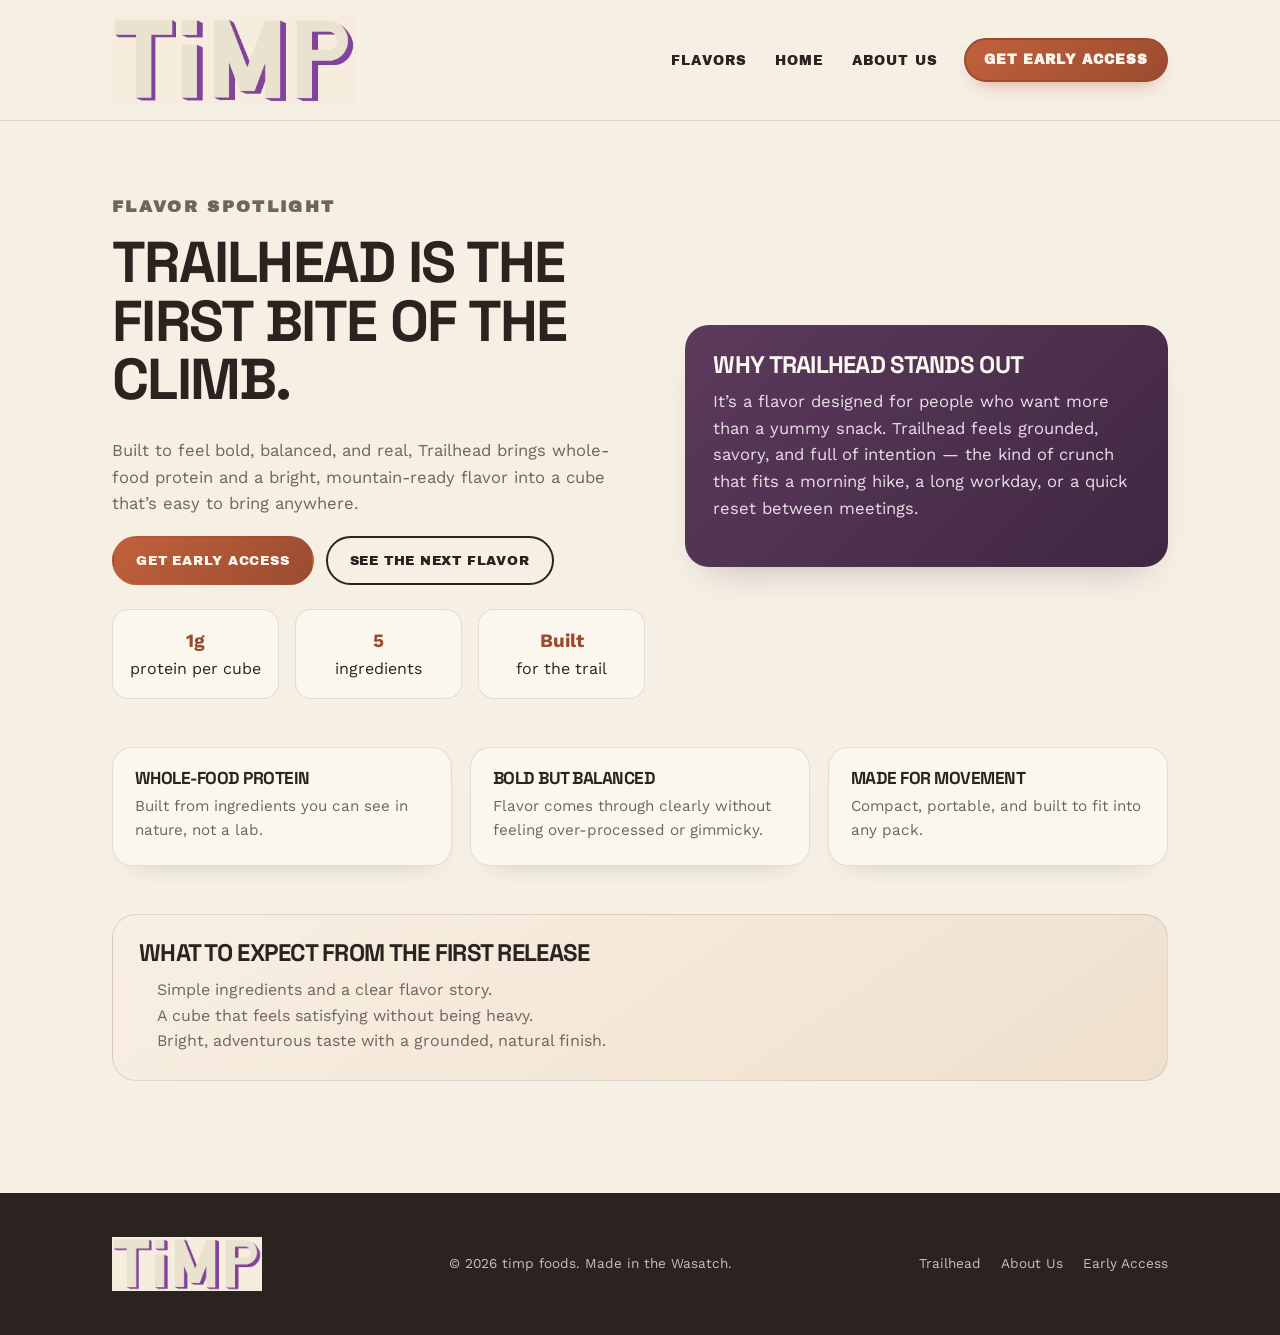
<file: trailhead.html>
<!DOCTYPE html>
<html lang="en">
<head>
<meta charset="UTF-8">
<meta name="viewport" content="width=device-width, initial-scale=1.0">
<title>Trailhead — timp</title>
<link rel="preconnect" href="https://fonts.googleapis.com">
<link rel="preconnect" href="https://fonts.gstatic.com" crossorigin>
<link href="https://fonts.googleapis.com/css2?family=Archivo+Black&family=Space+Grotesk:wght@500;600;700&family=Work+Sans:wght@400;500;600&display=swap" rel="stylesheet">
<link rel="stylesheet" href="assets/css/style.css">
<style>
  :root{
    --cream:#F5EFE4;
    --cream-soft:#FBF7EF;
    --ink:#2B2320;
    --stone:#6E655C;
    --plum:#5C3A5C;
    --plum-deep:#402742;
    --terracotta:#C1613D;
    --terracotta-deep:#9A4B2F;
    --line:rgba(43,35,32,0.12);
    --max:1120px;
  }
  *{box-sizing:border-box;}
  body{margin:0;background:var(--cream);color:var(--ink);font-family:'Work Sans',sans-serif;line-height:1.6;}
  a{color:inherit;text-decoration:none;}
  img{max-width:100%;display:block;}
  .page-transition{position:fixed;inset:0;z-index:1000;pointer-events:none;background:linear-gradient(135deg, rgba(245,239,228,0.96), rgba(251,247,239,0.98));opacity:0;transition:opacity 0.45s cubic-bezier(0.22, 1, 0.36, 1);}
  .page-transition.is-active{opacity:1;pointer-events:auto;}
  .nav{position:sticky;top:0;z-index:50;background:rgba(245,239,228,0.92);backdrop-filter:blur(6px);border-bottom:1px solid var(--line);}
  .nav-inner{max-width:var(--max);margin:0 auto;padding:16px 32px;display:flex;align-items:center;justify-content:space-between;}
  .site-logo{height:88px;width:auto;display:block;background:transparent;object-fit:contain;}
  .nav-toggle{display:none;background:none;border:none;font-size:1.4rem;cursor:pointer;color:var(--ink);}
  .nav-links{display:flex;gap:24px;align-items:center;}
  .nav-links > li{position:relative;list-style:none;}
  .nav-links a,.nav-links button{font-family:'Archivo Black',sans-serif;font-size:0.84rem;font-weight:400;letter-spacing:0.08em;text-transform:uppercase;color:var(--ink);padding:6px 2px;border-bottom:2px solid transparent;background:none;border:none;cursor:pointer;transition:border-color 0.2s ease;}
  .nav-links a:hover,.nav-links > li:hover > button{border-color:var(--terracotta);} 
  .nav-dropdown{position:absolute;top:calc(100% + 10px);left:50%;transform:translateX(-50%);background:var(--cream-soft);border:1px solid var(--line);border-radius:14px;padding:10px 12px;display:flex;flex-direction:column;gap:8px;min-width:180px;box-shadow:0 14px 30px -18px rgba(65,37,61,0.16);opacity:0;visibility:hidden;transition:opacity 0.2s ease, visibility 0.2s ease;}
  .nav-links > li:hover .nav-dropdown,.nav-links > li:focus-within .nav-dropdown{opacity:1;visibility:visible;}
  .nav-dropdown a{display:block;padding:6px 8px;border-radius:8px;font-size:0.76rem;letter-spacing:0.06em;white-space:nowrap;}
  .nav-dropdown a:hover{background:rgba(200,106,59,0.12);border-color:transparent;}
  .nav-cta{background:linear-gradient(135deg, var(--terracotta) 0%, var(--terracotta-deep) 100%);color:var(--cream-soft) !important;padding:10px 18px;border-radius:999px;border:2px solid var(--terracotta-deep) !important;font-weight:700;display:inline-flex;align-items:center;justify-content:center;box-shadow:0 10px 20px -12px rgba(193,97,61,0.7);} 
    .nav-cta:hover{background:var(--terracotta-deep) !important;color:var(--cream-soft) !important;}
  .hero{padding:72px 0 48px;}
  .hero-inner{max-width:var(--max);margin:0 auto;padding:0 32px;display:grid;grid-template-columns:1.05fr 0.95fr;gap:40px;align-items:center;}
  .eyebrow{font-size:0.78rem;letter-spacing:0.14em;text-transform:uppercase;color:var(--terracotta-deep);font-weight:700;margin:0 0 0.8em;}
  h1,h2{font-family:'Space Grotesk',sans-serif;line-height:1.02;margin:0 0 0.5em;}
  h1{font-size:clamp(2.3rem,4vw,3.3rem);} 
  .hero p{font-size:1.04rem;color:var(--stone);max-width:56ch;}
  .hero-actions{display:flex;gap:12px;flex-wrap:wrap;margin-top:18px;}
  .btn{display:inline-block;padding:12px 22px;border-radius:999px;font-family:'Archivo Black',sans-serif;font-size:0.82rem;letter-spacing:0.06em;text-transform:uppercase;border:2px solid transparent;transition:transform 0.2s ease;}
  .btn:hover{transform:translateY(-2px);} 
  .btn-primary{background:linear-gradient(135deg, var(--terracotta) 0%, var(--terracotta-deep) 100%);color:var(--cream-soft);} 
  .btn-ghost{border-color:var(--ink);color:var(--ink);} 
  .panel{background:linear-gradient(135deg, var(--plum) 0%, var(--plum-deep) 100%);color:var(--cream-soft);border-radius:24px;padding:28px;box-shadow:0 20px 36px -24px rgba(65,37,61,0.35);} 
  .panel p{color:#E9DFE6;} 
  .stats{display:grid;grid-template-columns:repeat(3,1fr);gap:16px;margin-top:24px;}
  .stat{background:var(--cream-soft);border:1px solid var(--line);border-radius:16px;padding:16px;text-align:center;}
  .stat strong{display:block;font-size:1.18rem;color:var(--terracotta-deep);} 
  .feature-grid{max-width:var(--max);margin:0 auto;padding:0 32px 48px;display:grid;grid-template-columns:repeat(3, minmax(0, 1fr));gap:18px;}
  .feature-card{background:var(--cream-soft);border:1px solid var(--line);border-radius:20px;padding:22px;box-shadow:0 16px 28px -24px rgba(43,35,32,0.3);} 
  .feature-card h3{font-family:'Space Grotesk',sans-serif;font-size:1.08rem;margin:0 0 8px;} 
  .feature-card p{margin:0;color:var(--stone);font-size:0.95rem;} 
  .section{max-width:var(--max);margin:0 auto;padding:0 32px 48px;}
  .section-card{background:linear-gradient(145deg, #f8efe3, #efe0cd);border:1px solid var(--line);border-radius:24px;padding:26px;}
  .section-card ul{margin:10px 0 0 18px;padding:0;color:var(--stone);} 
  @media (max-width:760px){
    .nav-inner{padding:14px 20px;flex-wrap:wrap;gap:12px;}
    .nav-toggle{display:block;}
    .nav-links{display:none;flex-direction:column;align-items:flex-start;width:100%;padding:8px 0 0;gap:12px;}
    .nav-links.open{display:flex;}
    .nav-links > li{width:100%;}
    .nav-links a,.nav-links button{display:block;width:100%;padding:8px 0;}
    .nav-dropdown{position:static;transform:none;opacity:1;visibility:visible;display:none;box-shadow:none;border:none;background:transparent;padding:6px 0 0 10px;min-width:0;}
    .nav-links > li:hover .nav-dropdown,.nav-links > li:focus-within .nav-dropdown{display:flex;}
    .hero-inner{grid-template-columns:1fr;padding:0 20px;gap:24px;}
    .feature-grid{grid-template-columns:1fr;padding:0 20px 40px;}
    .section{padding:0 20px 40px;}
    .stats{grid-template-columns:1fr;}
    .site-logo{height:96px;}
  }
</style>
</head>
<body>
<nav class="nav">
  <div class="nav-inner">
    <a href="index.html" class="logo-link" aria-label="TIMP home"><img src="./assets/images/gallery/LogoWithBack.jpg" alt="TIMP logo" class="site-logo"></a>
    <button class="nav-toggle" id="navToggle" aria-label="Toggle menu" aria-expanded="false">☰</button>
    <ul class="nav-links" id="navLinks">
      <li>
        <button type="button" aria-label="Flavors menu">Flavors</button>
        <div class="nav-dropdown">
          <a href="trailhead.html">Trailhead</a>
          <a href="coming-soon.html">Coming Soon</a>
        </div>
      </li>
      <li><a href="index.html">Home</a></li>
      <li><a href="about-us.html">About Us</a></li>
      <li><a href="early-access.html" class="nav-cta">Get Early Access</a></li>
    </ul>
  </div>
</nav>

<header class="hero">
  <div class="hero-inner">
    <div>
      <p class="eyebrow">Flavor spotlight</p>
      <h1>Trailhead is the first bite of the climb.</h1>
      <p>Built to feel bold, balanced, and real, Trailhead brings whole-food protein and a bright, mountain-ready flavor into a cube that’s easy to bring anywhere.</p>
      <div class="hero-actions">
        <a href="early-access.html" class="btn btn-primary">Get Early Access</a>
        <a href="coming-soon.html" class="btn btn-ghost">See the next flavor</a>
      </div>
      <div class="stats">
        <div class="stat"><strong>1g</strong><span>protein per cube</span></div>
        <div class="stat"><strong>5</strong><span>ingredients</span></div>
        <div class="stat"><strong>Built</strong><span>for the trail</span></div>
      </div>
    </div>
    <div class="panel">
      <h2>Why Trailhead stands out</h2>
      <p>It’s a flavor designed for people who want more than a yummy snack. Trailhead feels grounded, savory, and full of intention — the kind of crunch that fits a morning hike, a long workday, or a quick reset between meetings.</p>
    </div>
  </div>
</header>

<section class="feature-grid">
  <article class="feature-card">
    <h3>Whole-food protein</h3>
    <p>Built from ingredients you can see in nature, not a lab.</p>
  </article>
  <article class="feature-card">
    <h3>Bold but balanced</h3>
    <p>Flavor comes through clearly without feeling over-processed or gimmicky.</p>
  </article>
  <article class="feature-card">
    <h3>Made for movement</h3>
    <p>Compact, portable, and built to fit into any pack.</p>
  </article>
</section>

<section class="section">
  <div class="section-card">
    <h2>What to expect from the first release</h2>
    <ul>
      <li>Simple ingredients and a clear flavor story.</li>
      <li>A cube that feels satisfying without being heavy.</li>
      <li>Bright, adventurous taste with a grounded, natural finish.</li>
    </ul>
  </div>
</section>
<script src="assets/js/script.js"></script>
<footer class="footer">
  <div class="footer-inner">
    <a href="index.html" class="footer-brand" aria-label="TIMP home">
      <img src="./assets/images/gallery/LogoWithBack.jpg" alt="TIMP logo" class="footer-logo">
    </a>
    <p>© 2026 timp foods. Made in the Wasatch.</p>
    <div class="footer-links">
      <a href="trailhead.html">Trailhead</a>
      <a href="about-us.html">About Us</a>
      <a href="early-access.html">Early Access</a>
    </div>
  </div>
</footer>
</body>
</html>
</file>
<file: assets/css/style.css>
:root {
  --cream: #f4ebdd;
  --cream-soft: #fcf7ee;
  --ink: #2f221d;
  --stone: #6e584c;
  --plum: #5b3551;
  --plum-deep: #41253d;
  --terracotta: #c86a3b;
  --terracotta-deep: #a14e2d;
  --line: rgba(47, 34, 29, 0.14);
  --shadow: rgba(65, 37, 61, 0.16);
  --max: 1180px;
}

* {
  box-sizing: border-box;
}

html {
  scroll-behavior: smooth;
}

body {
  margin: 0;
  background: var(--cream);
  color: var(--ink);
  font-family: "Work Sans", sans-serif;
  font-size: 16px;
  line-height: 1.6;
  -webkit-font-smoothing: antialiased;
}

h1,
h2,
h3 {
  font-family: "Archivo Black", sans-serif;
  margin: 0 0 0.5em;
  line-height: 0.95;
  letter-spacing: -0.03em;
  text-transform: uppercase;
}

p {
  margin: 0 0 1em;
}

a {
  color: inherit;
  text-decoration: none;
}
ul {
  margin: 0;
  padding: 0;
  list-style: none;
}
img,
svg {
  display: block;
  max-width: 100%;
}
a:focus-visible,
button:focus-visible,
input:focus-visible {
  outline: 3px solid var(--plum);
  outline-offset: 3px;
}

.wrap {
  max-width: var(--max);
  margin: 0 auto;
  padding: 0 32px;
}

.page-transition {
  position: fixed;
  inset: 0;
  z-index: 1000;
  pointer-events: none;
  background: linear-gradient(135deg, rgba(245, 239, 228, 0.96), rgba(251, 247, 239, 0.98));
  opacity: 0;
  transition: opacity 0.45s cubic-bezier(0.22, 1, 0.36, 1);
}

.page-transition.is-active {
  opacity: 1;
  pointer-events: auto;
}

.eyebrow {
  font-family: "Archivo Black", sans-serif;
  font-weight: 400;
  font-size: 0.78rem;
  letter-spacing: 0.16em;
  text-transform: uppercase;
  color: var(--terracotta-deep);
  margin: 0 0 0.9em;
}

.eyebrow.center {
  text-align: center;
}

.wordmark {
  font-family: "Archivo Black", sans-serif;
  font-size: 1.5rem;
  letter-spacing: 0.02em;
  color: var(--cream-soft);
  text-shadow: 3px 3px 0 var(--plum);
  display: inline-block;
}

.wordmark.small {
  font-size: 1.1rem;
  text-shadow: 2px 2px 0 var(--plum);
  color: var(--cream-soft);
}

.logo-link {
  display: inline-flex;
  align-items: center;
  background: transparent;
}

.site-logo {
  height: 88px;
  width: auto;
  display: block;
  background: transparent;
  object-fit: contain;
  max-width: 100%;
}

@media (max-width: 720px) {
  .site-logo {
    height: 64px;
  }
}

@media (max-width: 480px) {
  .site-logo {
    height: 52px;
  }
}

.nav {
  position: sticky;
  top: 0;
  z-index: 50;
  background: rgba(244, 235, 221, 0.94);
  backdrop-filter: blur(6px);
  border-bottom: 1px solid var(--line);
}

.nav-inner {
  max-width: var(--max);
  margin: 0 auto;
  padding: 16px 32px;
  display: flex;
  align-items: center;
  justify-content: space-between;
}

.nav-links {
  display: flex;
  align-items: center;
  gap: 28px;
}

.nav-links > li {
  position: relative;
  list-style: none;
}

.nav-links a,
.nav-links button {
  font-family: "Archivo Black", sans-serif;
  font-size: 0.84rem;
  font-weight: 400;
  letter-spacing: 0.08em;
  text-transform: uppercase;
  color: var(--ink);
  padding: 6px 2px;
  border-bottom: 2px solid transparent;
  transition: border-color 0.2s ease;
  background: none;
  border: none;
  cursor: pointer;
}

.nav-links a:hover,
.nav-links > li:hover > button {
  border-color: ;
}

.nav-dropdown {
  position: absolute;
  top: calc(100% + 10px);
  left: 50%;
  transform: translateX(-50%);
  background: var(--cream-soft);
  border: 1px solid var(--line);
  border-radius: 14px;
  padding: 10px 12px;
  display: flex;
  flex-direction: column;
  gap: 8px;
  min-width: 180px;
  box-shadow: 0 14px 30px -18px var(--shadow);
  opacity: 0;
  visibility: hidden;
  transition: opacity 0.2s ease, visibility 0.2s ease;
}

.nav-links > li:hover .nav-dropdown,
.nav-links > li:focus-within .nav-dropdown {
  opacity: 1;
  visibility: visible;
}

.nav-dropdown a {
  display: block;
  padding: 6px 8px;
  border-radius: 8px;
  font-size: 0.76rem;
  letter-spacing: 0.06em;
  white-space: nowrap;
}

.nav-dropdown a:hover {
  background: rgba(200, 106, 59, 0.12);
  border-color: transparent;
}

.nav-cta {
  background: linear-gradient(135deg, #C1613D 0%, #9A4B2F 100%) !important;
  color: #FBF7EF !important;
  padding: 9px 18px !important;
  border-radius: 999px !important;
  border-bottom: none !important;
  font-weight: 600 !important;
  display: inline-flex !important;
  align-items: center !important;
  justify-content: center !important;
}

.nav-cta:hover {
  background: var(--terracotta-deep) !important;
  color: var(--cream-soft) !important;
}

.nav-toggle {
  display: none;
  background: none;
  border: none;
  font-size: 1.4rem;
  cursor: pointer;
  color: var(--ink);
}

.hero {
  padding: 72px 0 40px;
}

.hero-inner {
  max-width: var(--max);
  margin: 0 auto;
  padding: 0 32px;
  display: grid;
  grid-template-columns: 1.05fr 1fr;
  gap: 40px;
  align-items: center;
}

.hero h1 {
  font-size: clamp(2.4rem, 5vw, 3.6rem);
  font-weight: 700;
  color: var(--ink);
}

.hero-sub {
  font-size: 1.08rem;
  color: var(--stone);
  max-width: 46ch;
}

.hero-actions {
  display: flex;
  gap: 14px;
  flex-wrap: wrap;
  margin-top: 8px;
}

.btn {
  display: inline-block;
  padding: 13px 26px;
  border-radius: 999px;
  font-family: "Archivo Black", sans-serif;
  font-weight: 400;
  font-size: 0.9rem;
  letter-spacing: 0.06em;
  text-transform: uppercase;
  transition: transform 0.15s ease, background 0.2s ease;
  border: 2px solid transparent;
}

.btn:hover {
  transform: translateY(-2px);
}

.btn-primary {
  background: linear-gradient(135deg, var(--terracotta) 0%, var(--terracotta-deep) 100%);
  color: var(--cream-soft);
}

.btn-primary:hover {
  background: var(--plum-deep);
}

.btn-ghost {
  border-color: var(--ink);
  color: var(--ink);
}

.btn-ghost:hover {
  border-color: var(--plum);
  color: var(--plum);
}

.hero-visual {
  position: relative;
}

.hero-illustration {
  position: relative;
  width: 100%;
  aspect-ratio: 46 / 34;
  border-radius: 18px;
  overflow: hidden;
}

#mountain-illustration {
  width: 100%;
  height: auto;
  min-height: 100%;
  object-fit: cover;
  opacity: 0;
  transition: opacity 0.35s ease;
}

.hero-illustration.is-complete #mountain-illustration {
  opacity: 1;
}

.hero-illustration-tile {
  position: absolute;
  opacity: 0;
  transition: opacity 0.5s ease;
}

.stats-strip {
  background: var(--ink);
  color: var(--cream-soft);
  padding: 34px 0;
  margin-top: 20px;
}

.stats-strip .wrap {
  display: flex;
  justify-content: space-around;
  flex-wrap: wrap;
  gap: 24px;
  text-align: center;
}

.stat-num {
  display: block;
  font-family: "Space Grotesk", sans-serif;
  font-weight: 700;
  font-size: 2.1rem;
  color: var(--cream-soft);
}

.stat-label {
  display: block;
  font-size: 0.82rem;
  letter-spacing: 0.06em;
  text-transform: uppercase;
  color: #c9bfb2;
  margin-top: 4px;
}

.flavors,
.philosophy,
.story,
.newsletter {
  padding: 96px 0;
}

.section-title {
  font-size: clamp(1.8rem, 3.4vw, 2.5rem);
  max-width: 18ch;
  margin-left: auto;
  margin-right: auto;
}

.section-title.center {
  text-align: center;
}

.flavor-grid {
  margin-top: 52px;
  display: grid;
  grid-template-columns: repeat(2, minmax(240px, 320px));
  gap: 22px;
  justify-content: center;
  align-items: stretch;
}

.flavor-card {
  background: linear-gradient(145deg, var(--cream-soft), #f3e7d5);
  border: 1px solid var(--line);
  border-radius: 20px;
  padding: 28px 20px 26px;
  text-align: center;
  transition: transform 0.25s ease, box-shadow 0.25s ease;
}

.flavor-card:hover {
  transform: translateY(-6px) rotate(-0.4deg);
  box-shadow: 0 18px 30px -18px var(--shadow);
}

.flavor-card a {
  display: block;
  color: inherit;
}

.flavor-card h3 {
  font-size: 1.02rem;
  margin-bottom: 8px;
  color: var(--ink);
}

.flavor-card p {
  font-size: 0.86rem;
  color: var(--stone);
  margin: 0;
}

.iso-cube {
  width: 52px;
  height: 60px;
  position: relative;
  margin: 0 auto 20px;
}

.iso-cube i {
  position: absolute;
  display: block;
  background: var(--accent, var(--terracotta));
}

.iso-cube .top {
  width: 52px;
  height: 30px;
  top: 0;
  left: 0;
  clip-path: polygon(50% 0, 100% 50%, 50% 100%, 0 50%);
  filter: brightness(1.35) saturate(0.85);
}

.iso-cube .left {
  width: 26px;
  height: 38px;
  top: 22px;
  left: 0;
  clip-path: polygon(0 15%, 100% 0, 100% 100%, 0 85%);
  filter: brightness(0.9);
}

.iso-cube .right {
  width: 26px;
  height: 38px;
  top: 22px;
  left: 26px;
  clip-path: polygon(0 0, 100% 15%, 100% 85%, 0 100%);
  filter: brightness(0.65);
}

.philosophy {
  background: var(--cream-soft);
}

.philosophy-inner {
  max-width: var(--max);
  margin: 0 auto;
  padding: 0 32px;
  display: grid;
  grid-template-columns: 1fr 1fr;
  gap: 56px;
  align-items: start;
}

.philosophy-copy p {
  color: var(--stone);
  font-size: 1.05rem;
  max-width: 42ch;
}

.philosophy-list li {
  padding: 18px 0;
  border-top: 1px solid var(--line);
  font-size: 0.98rem;
  color: var(--stone);
}

.philosophy-list li:last-child {
  border-bottom: 1px solid var(--line);
}

.philosophy-list strong {
  color: var(--ink);
  font-weight: 600;
}

.story {
  background: linear-gradient(135deg, var(--plum) 0%, var(--plum-deep) 100%);
  color: var(--cream-soft);
}

.story-inner {
  max-width: 760px;
  margin: 0 auto;
  padding: 0 32px;
  text-align: center;
}

.story .eyebrow {
  color: #e3c9c0;
}

.story h2 {
  color: var(--cream-soft);
}

.story p {
  color: #e9dfe6;
  font-size: 1.05rem;
  max-width: 60ch;
  margin: 0 auto;
}

.story-peak {
  width: 220px;
  margin: 0 auto 30px;
  opacity: 0.85;
}

.story-peak polyline {
  fill: none;
  stroke: var(--terracotta);
  stroke-width: 3;
  stroke-linejoin: round;
  stroke-linecap: round;
}

.newsletter-inner {
  max-width: 600px;
  margin: 0 auto;
  padding: 0 32px;
  text-align: center;
}

.newsletter p {
  color: var(--stone);
}

#notify-form {
  display: flex;
  gap: 10px;
  margin-top: 24px;
  flex-wrap: wrap;
  justify-content: center;
}

#notify-form input {
  flex: 1;
  min-width: 220px;
  padding: 13px 18px;
  border-radius: 999px;
  border: 1px solid var(--line);
  background: var(--cream-soft);
  font-family: inherit;
  font-size: 0.96rem;
  color: var(--ink);
}

.form-success {
  margin-top: 16px;
  color: var(--terracotta-deep);
  font-weight: 600;
}

.footer {
  background: var(--ink);
  color: #c9bfb2;
  padding: 44px 0;
  margin-top: 64px;
}

.footer-inner {
  max-width: var(--max);
  margin: 0 auto;
  padding: 0 32px;
  display: flex;
  align-items: center;
  justify-content: space-between;
  flex-wrap: wrap;
  gap: 18px;
}

.footer-brand {
  display: inline-flex;
  align-items: center;
}

.footer-logo {
  height: 54px;
  width: auto;
  object-fit: contain;
  display: block;
}

.footer-inner p {
  margin: 0;
  font-size: 0.85rem;
}

.footer-links {
  display: flex;
  gap: 20px;
}

.footer-links a {
  font-size: 0.85rem;
}

.footer-links a:hover {
  color: var(--cream-soft);
}

.reveal {
  opacity: 0;
  transform: translateY(24px);
  transition: opacity 0.7s ease, transform 0.7s ease;
}

.reveal.is-visible {
  opacity: 1;
  transform: none;
}

@media (prefers-reduced-motion: reduce) {
  html {
    scroll-behavior: auto;
  }

  .reveal {
    opacity: 1;
    transform: none;
    transition: none;
  }

  .btn:hover {
    transform: none;
  }
}

@media (max-width: 980px) {
  .hero-inner {
    grid-template-columns: 1fr;
  }

  .hero-visual {
    order: -1;
    max-width: 380px;
    margin: 0 auto;
  }

  .philosophy-inner {
    grid-template-columns: 1fr;
  }

  .flavor-grid {
    grid-template-columns: repeat(3, 1fr);
  }
}

@media (max-width: 720px) {
  .nav-links {
    position: absolute;
    top: 100%;
    left: 0;
    right: 0;
    background: var(--cream);
    flex-direction: column;
    align-items: flex-start;
    padding: 18px 32px 26px;
    border-bottom: 1px solid var(--line);
    display: none;
    gap: 16px;
  }

  .nav-links.open {
    display: flex;
  }

  .nav-toggle {
    display: block;
  }

  .flavor-grid {
    grid-template-columns: repeat(2, 1fr);
  }

  .stats-strip .wrap {
    gap: 30px;
  }
}

@media (max-width: 480px) {
  .flavor-grid {
    grid-template-columns: 1fr;
  }

  .wrap {
    padding: 0 20px;
  }

  .hero-inner,
  .philosophy-inner,
  .story-inner,
  .newsletter-inner,
  .nav-inner,
  .footer-inner {
    padding-left: 20px;
    padding-right: 20px;
  }

  .footer-logo {
    height: 40px;
  }
}
</file>
